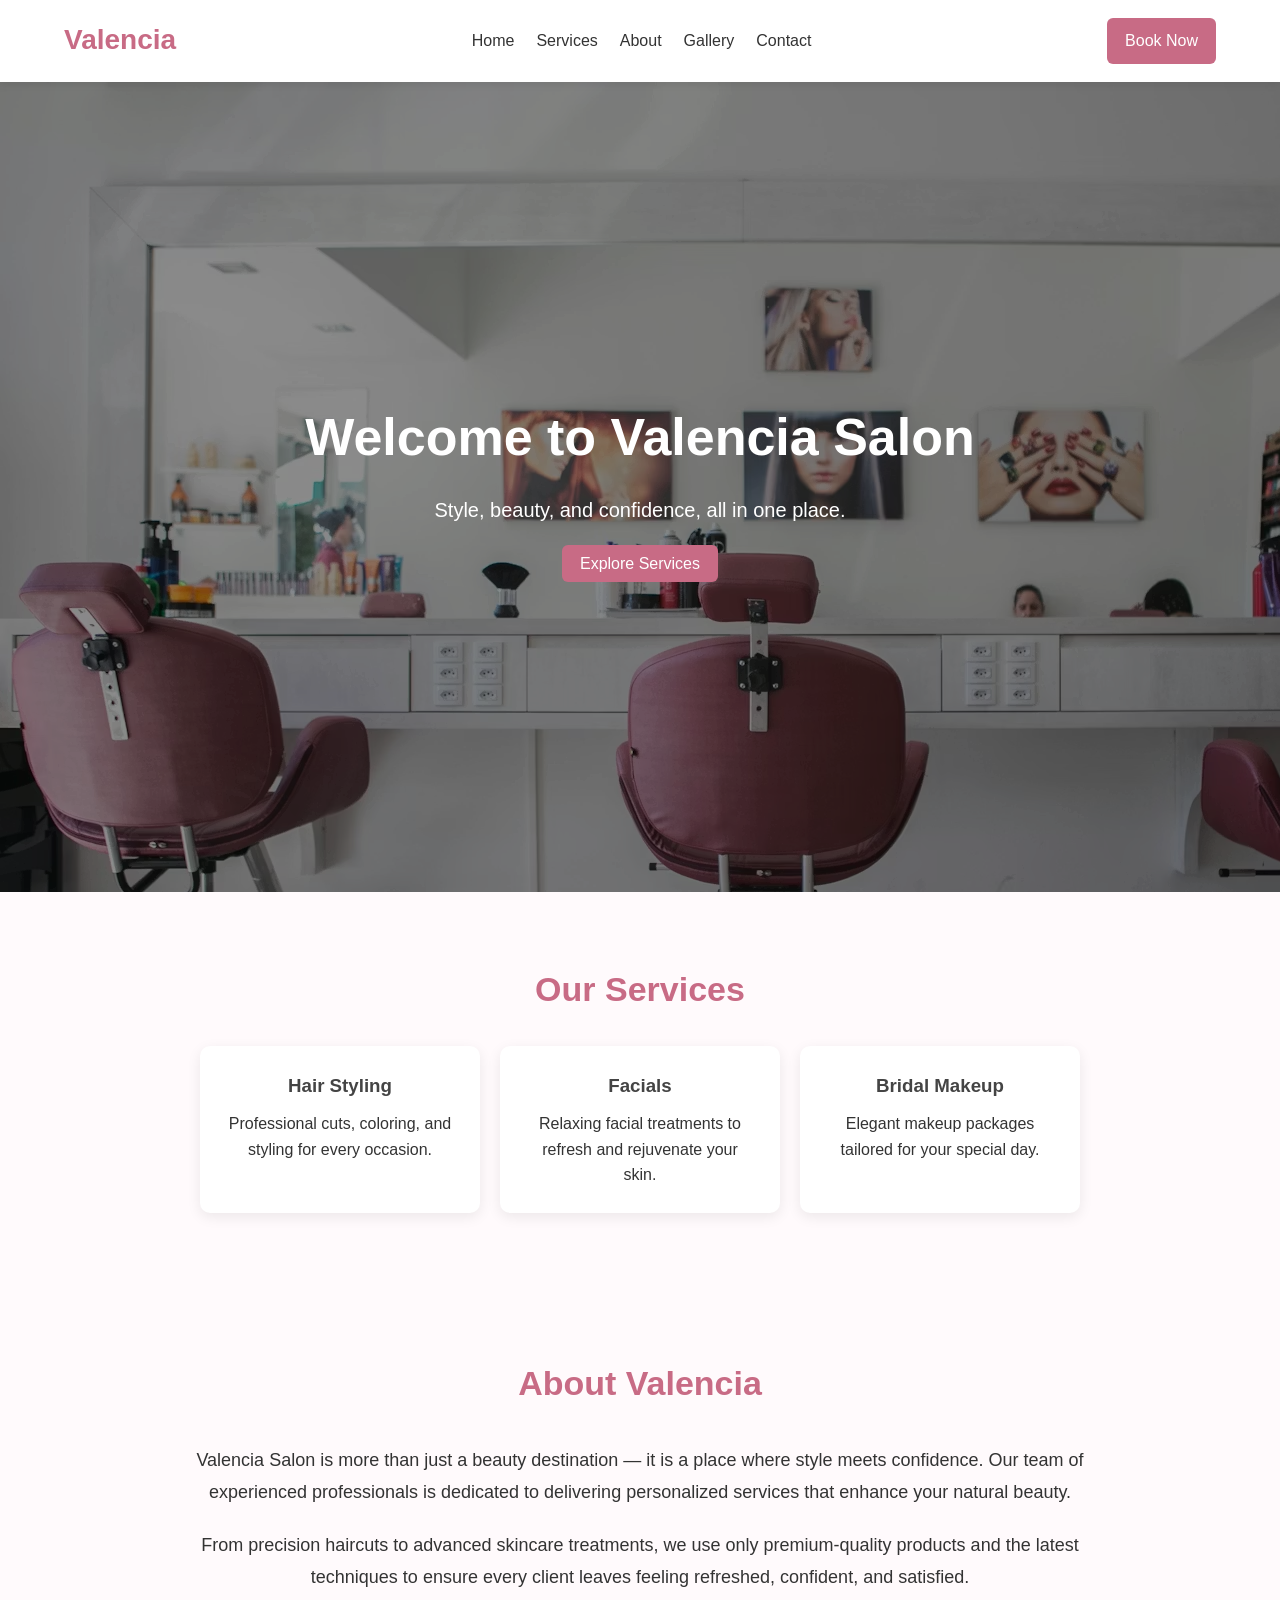
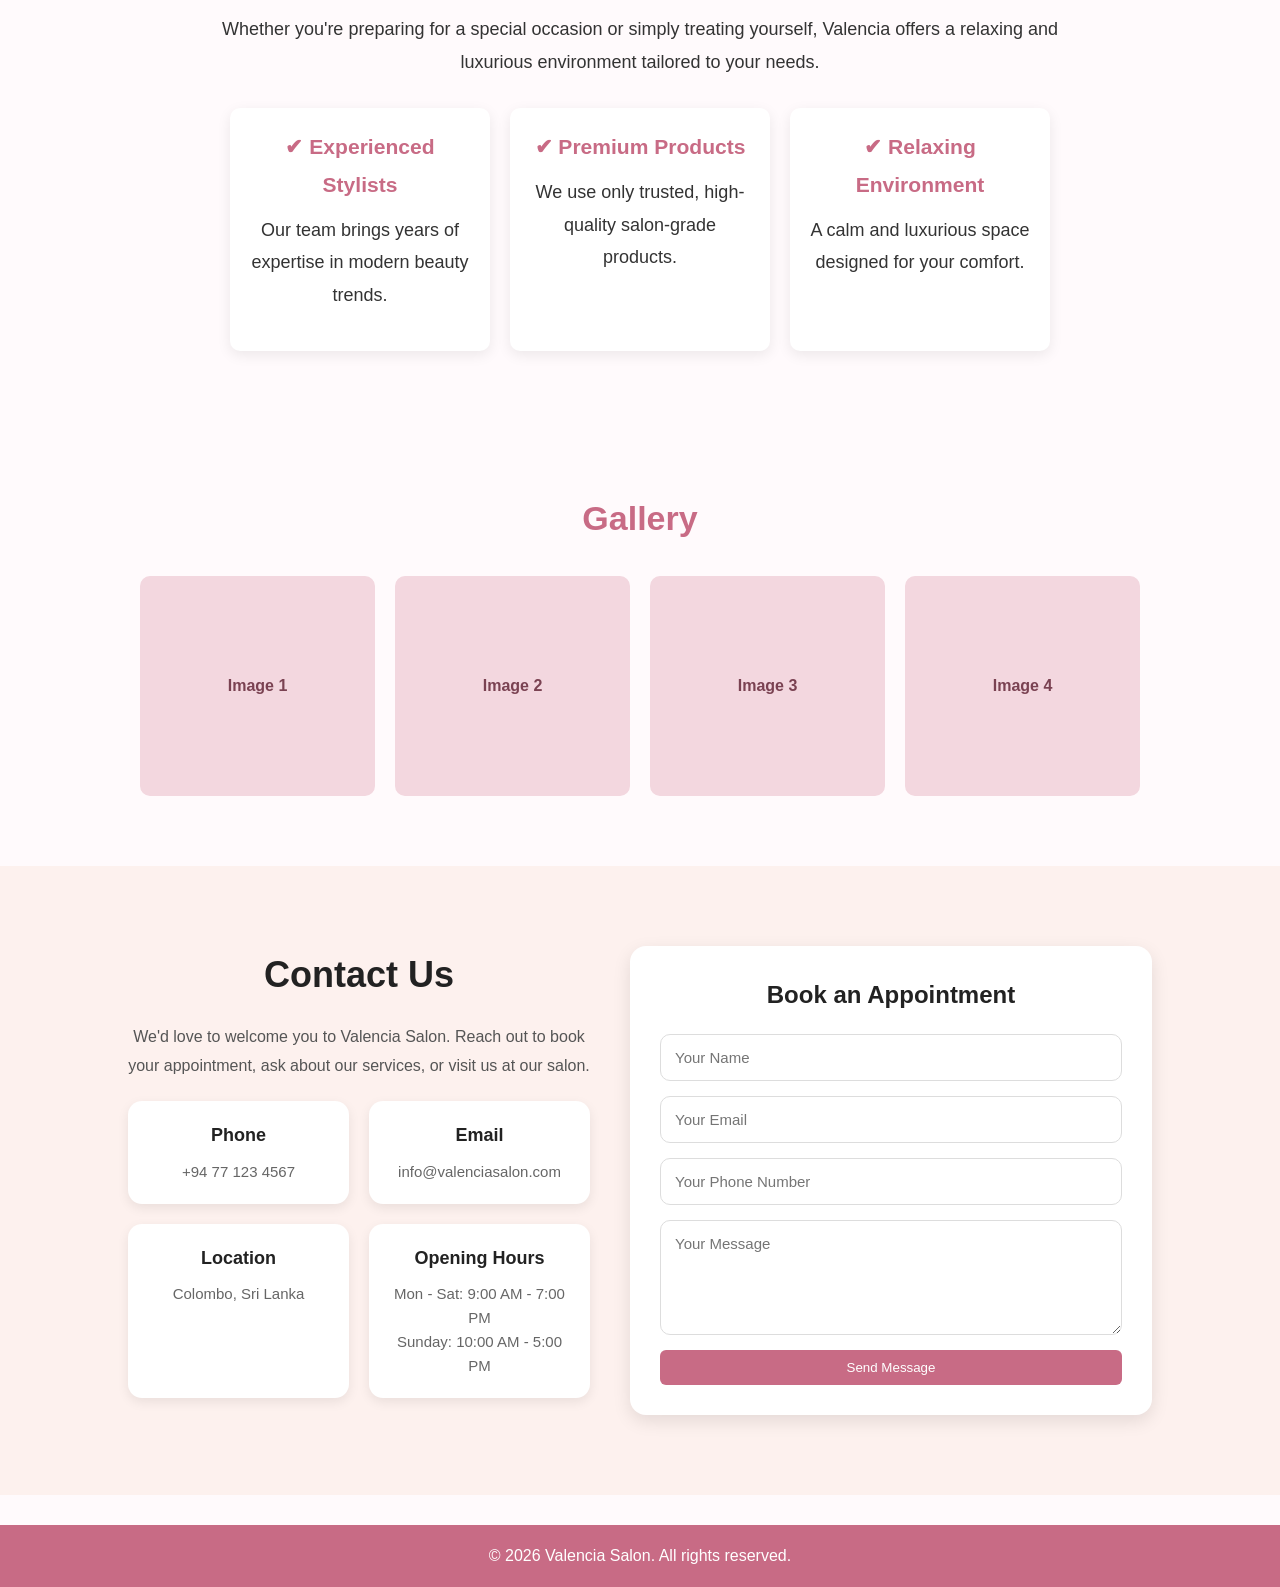
<file: index.html>
<!DOCTYPE html>
<html lang="en">
<head>
  <meta charset="UTF-8" />
  <meta name="viewport" content="width=device-width, initial-scale=1.0" />
  <title>Valencia Salon</title>
  <link rel="stylesheet" href="style.css" />
</head>
<body>

  <header>
    <nav class="navbar">
      <div class="logo">Valencia</div>
      <ul class="nav-links">
        <li><a href="#home">Home</a></li>
        <li><a href="#services">Services</a></li>
        <li><a href="#about">About</a></li>
        <li><a href="#gallery">Gallery</a></li>
        <li><a href="#contact">Contact</a></li>
      </ul>
      <a href="#contact" class="btn">Book Now</a>
    </nav>
  </header>

  <section class="hero" id="home" style="background: url(images/hero\ banner\ image.avif)" >
    <div class="hero-overlay">
      <div class="hero-content">
        <h1>Welcome to Valencia Salon</h1>
        <p>Style, beauty, and confidence, all in one place.</p>
        <a href="#services" class="btn">Explore Services</a>
      </div>
    </div>
  </section>

  <section class="services" id="services">
    <h2>Our Services</h2>
    <div class="service-cards">
      <div class="card">
        <h3>Hair Styling</h3>
        <p>Professional cuts, coloring, and styling for every occasion.</p>
      </div>
      <div class="card">
        <h3>Facials</h3>
        <p>Relaxing facial treatments to refresh and rejuvenate your skin.</p>
      </div>
      <div class="card">
        <h3>Bridal Makeup</h3>
        <p>Elegant makeup packages tailored for your special day.</p>
      </div>
    </div>
  </section>

  <section class="about" id="about">
  <div class="about-content">
    <h2>About Valencia</h2>

    <p>
      Valencia Salon is more than just a beauty destination — it is a place where
      style meets confidence. Our team of experienced professionals is dedicated
      to delivering personalized services that enhance your natural beauty.
    </p>

    <p>
      From precision haircuts to advanced skincare treatments, we use only
      premium-quality products and the latest techniques to ensure every client
      leaves feeling refreshed, confident, and satisfied.
    </p>

    <p>
      Whether you're preparing for a special occasion or simply treating yourself,
      Valencia offers a relaxing and luxurious environment tailored to your needs.
    </p>

    <div class="about-highlights">
      <div class="highlight">
        <h3>✔ Experienced Stylists</h3>
        <p>Our team brings years of expertise in modern beauty trends.</p>
      </div>

      <div class="highlight">
        <h3>✔ Premium Products</h3>
        <p>We use only trusted, high-quality salon-grade products.</p>
      </div>

      <div class="highlight">
        <h3>✔ Relaxing Environment</h3>
        <p>A calm and luxurious space designed for your comfort.</p>
      </div>
    </div>
  </div>
</section>

  <section class="gallery" id="gallery">
    <h2>Gallery</h2>
    <div class="gallery-grid">
      <div class="gallery-item">Image 1</div>
      <div class="gallery-item">Image 2</div>
      <div class="gallery-item">Image 3</div>
      <div class="gallery-item">Image 4</div>
    </div>
  </section>

  <section class="contact" id="contact">
  <div class="contact-container">
    
    <div class="contact-info">
      <h2>Contact Us</h2>
      <p>
        We'd love to welcome you to Valencia Salon. Reach out to book your
        appointment, ask about our services, or visit us at our salon.
      </p>

      <div class="contact-details">
        <div class="contact-item">
          <h3>Phone</h3>
          <p>+94 77 123 4567</p>
        </div>

        <div class="contact-item">
          <h3>Email</h3>
          <p>info@valenciasalon.com</p>
        </div>

        <div class="contact-item">
          <h3>Location</h3>
          <p>Colombo, Sri Lanka</p>
        </div>

        <div class="contact-item">
          <h3>Opening Hours</h3>
          <p>Mon - Sat: 9:00 AM - 7:00 PM</p>
          <p>Sunday: 10:00 AM - 5:00 PM</p>
        </div>
      </div>
    </div>

    <div class="contact-form-box">
      <h3>Book an Appointment</h3>
      <form class="contact-form">
        <input type="text" placeholder="Your Name" required />
        <input type="email" placeholder="Your Email" required />
        <input type="tel" placeholder="Your Phone Number" required />
        <textarea placeholder="Your Message" rows="5" required></textarea>
        <button type="submit" class="btn">Send Message</button>
      </form>
    </div>

  </div>
</section>

  <footer>
    <p>&copy; 2026 Valencia Salon. All rights reserved.</p>
  </footer>

</body>
</html>
</file>
<file: style.css>
* {
  margin: 0;
  padding: 0;
  box-sizing: border-box;
  font-family: Arial, sans-serif;
}

body {
  line-height: 1.6;
  color: #333;
  background-color: #fffafc;
}

header {
  background: #ffffff;
  box-shadow: 0 2px 8px rgba(0, 0, 0, 0.08);
  position: sticky;
  top: 0;
  z-index: 1000;
}

.navbar {
  width: 90%;
  max-width: 1200px;
  margin: auto;
  padding: 18px 0;
  display: flex;
  justify-content: space-between;
  align-items: center;
}

.logo {
  font-size: 28px;
  font-weight: bold;
  color: #c86b85;
}

.nav-links {
  list-style: none;
  display: flex;
  gap: 22px;
}

.nav-links a {
  text-decoration: none;
  color: #333;
  font-weight: 500;
  transition: 0.3s;
}

.nav-links a:hover {
  color: #c86b85;
}

.btn {
  text-decoration: none;
  background: #c86b85;
  color: white;
  padding: 10px 18px;
  border-radius: 6px;
  transition: 0.3s;
}

.btn:hover {
  background: #a94d67;
}

.hero {
  height: 90vh;
  display: flex;
  align-items: center;
  justify-content: center;
}

.hero-overlay {
  width: 100%;
  height: 100%;
  background: rgba(0, 0, 0, 0.45);
  display: flex;
  align-items: center;
  justify-content: center;
}

.hero-content {
  text-align: center;
  color: white;
  padding: 20px;
}

.hero-content h1 {
  font-size: 52px;
  margin-bottom: 15px;
}

.hero-content p {
  font-size: 20px;
  margin-bottom: 25px;
}

.services,
.about,
.gallery,
.contact {
  padding: 70px 20px;
  text-align: center;
}

.services h2,
.about h2,
.gallery h2,
.contact h2 {
  font-size: 34px;
  margin-bottom: 30px;
  color: #c86b85;
}

.service-cards {
  display: flex;
  justify-content: center;
  gap: 20px;
  flex-wrap: wrap;
}

.card {
  background: white;
  padding: 25px;
  width: 280px;
  border-radius: 10px;
  box-shadow: 0 4px 14px rgba(0, 0, 0, 0.08);
}

.card h3 {
  margin-bottom: 10px;
  color: #444;
}

.about-content {
  max-width: 800px;
  margin: auto;
  font-size: 18px;
}

.gallery-grid {
  display: grid;
  grid-template-columns: repeat(auto-fit, minmax(220px, 1fr));
  gap: 20px;
  width: 90%;
  max-width: 1000px;
  margin: auto;
}

.gallery-item {
  background: #f3d7df;
  height: 220px;
  border-radius: 10px;
  display: flex;
  align-items: center;
  justify-content: center;
  color: #7a4252;
  font-weight: bold;
}

.contact p {
  margin: 8px 0;
  font-size: 18px;
}

footer {
  background: #c86b85;
  color: white;
  text-align: center;
  padding: 18px;
  margin-top: 30px;
}

.about-content {
  max-width: 900px;
  margin: auto;
  font-size: 18px;
  line-height: 1.8;
}

.about-content p {
  margin-bottom: 20px;
}

.about-highlights {
  display: flex;
  gap: 20px;
  margin-top: 30px;
  flex-wrap: wrap;
  justify-content: center;
}

.highlight {
  background: white;
  padding: 20px;
  width: 260px;
  border-radius: 10px;
  box-shadow: 0 4px 14px rgba(0, 0, 0, 0.08);
}

.highlight h3 {
  margin-bottom: 10px;
  color: #c86b85;
}

.contact {
  padding: 80px 10%;
  background: #fdf1ee;
}

.contact-container {
  display: flex;
  justify-content: space-between;
  align-items: flex-start;
  gap: 40px;
  flex-wrap: wrap;
}

.contact-info {
  flex: 1;
  min-width: 300px;
}

.contact-info h2 {
  font-size: 36px;
  margin-bottom: 20px;
  color: #222;
}

.contact-info p {
  font-size: 16px;
  line-height: 1.8;
  color: #555;
  margin-bottom: 20px;
}

.contact-details {
  display: grid;
  grid-template-columns: repeat(2, 1fr);
  gap: 20px;
}

.contact-item {
  background: #fff;
  padding: 20px;
  border-radius: 14px;
  box-shadow: 0 4px 12px rgba(0, 0, 0, 0.08);
}

.contact-item h3 {
  margin-bottom: 10px;
  font-size: 18px;
  color: #222;
}

.contact-item p {
  margin: 0;
  color: #666;
  font-size: 15px;
  line-height: 1.6;
}

.contact-form-box {
  flex: 1;
  min-width: 300px;
  background: #fff;
  padding: 30px;
  border-radius: 16px;
  box-shadow: 0 6px 18px rgba(0, 0, 0, 0.1);
}

.contact-form-box h3 {
  margin-bottom: 20px;
  font-size: 24px;
  color: #222;
}

.contact-form {
  display: flex;
  flex-direction: column;
  gap: 15px;
}

.contact-form input,
.contact-form textarea {
  width: 100%;
  padding: 14px;
  border: 1px solid #ddd;
  border-radius: 10px;
  font-size: 15px;
  outline: none;
}

.contact-form input:focus,
.contact-form textarea:focus {
  border-color: #c98b84;
}

.contact-form button {
  border: none;
  cursor: pointer;
}
</file>
